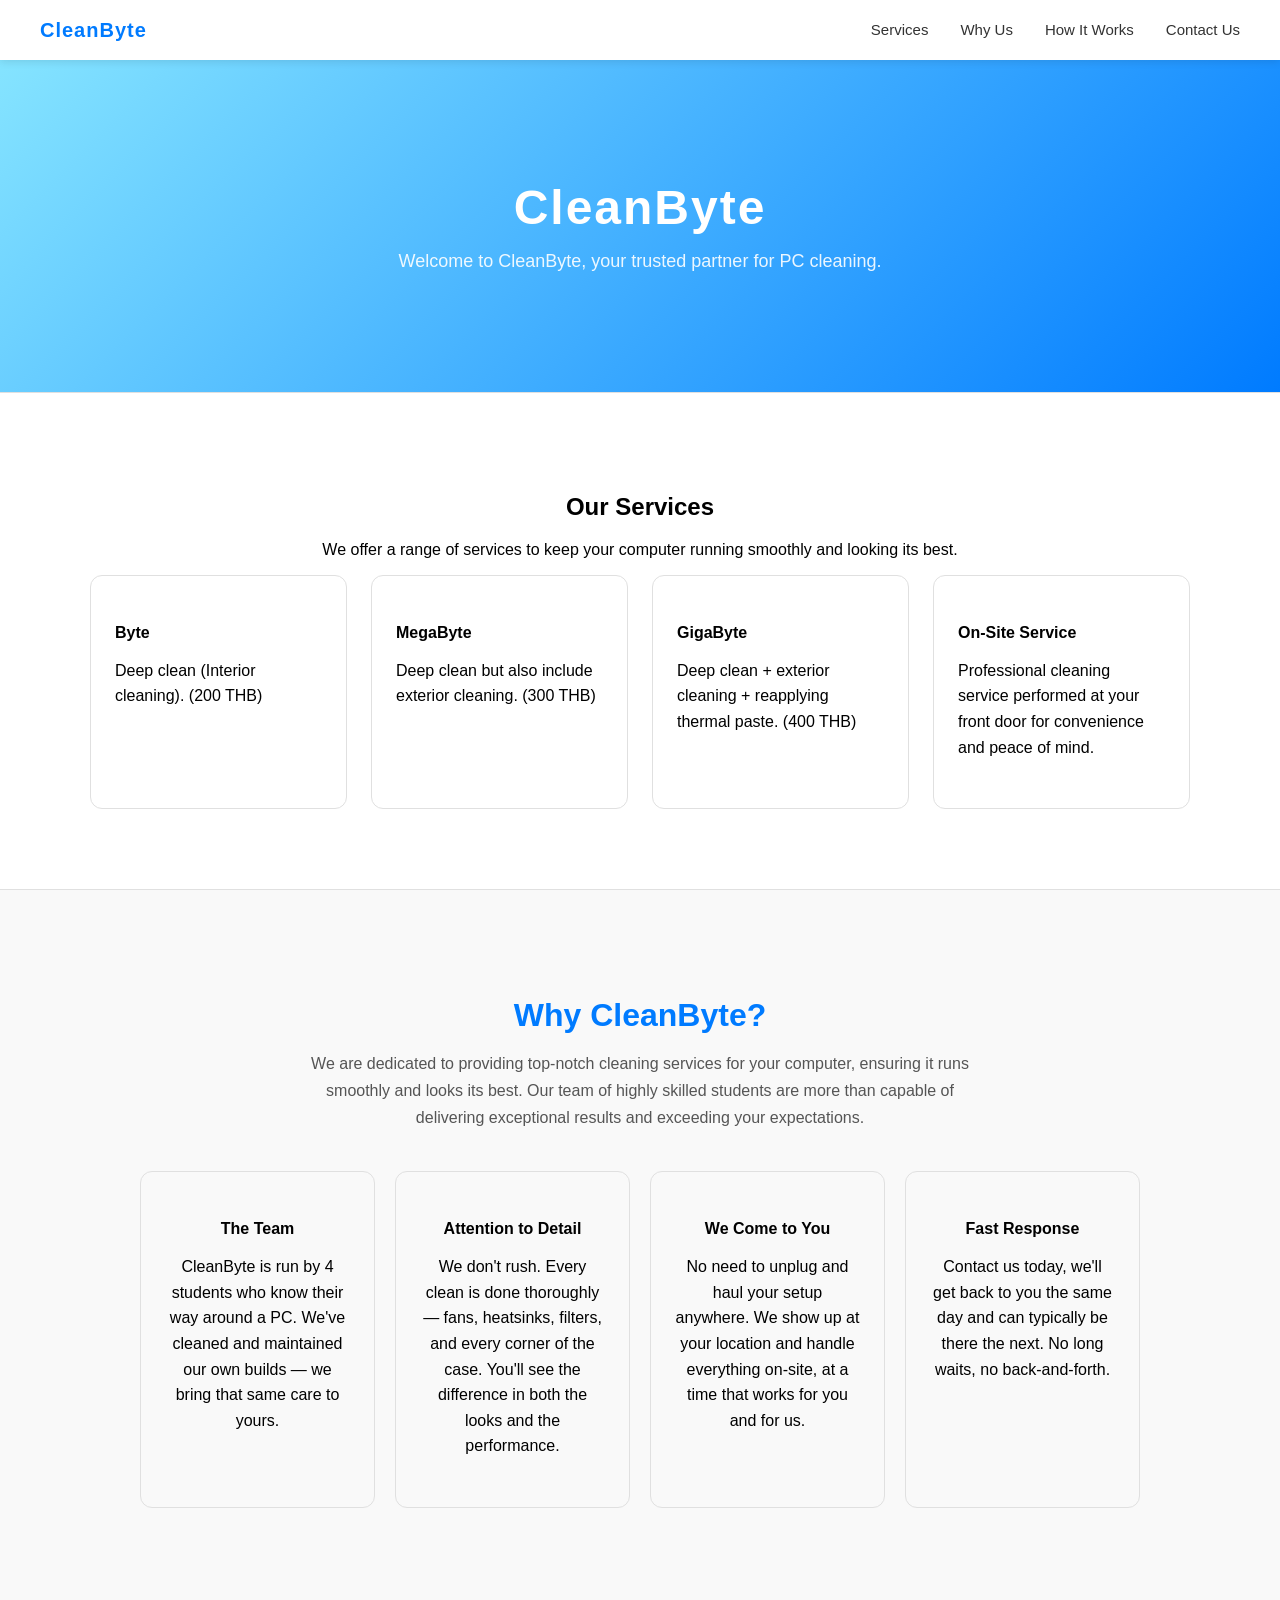
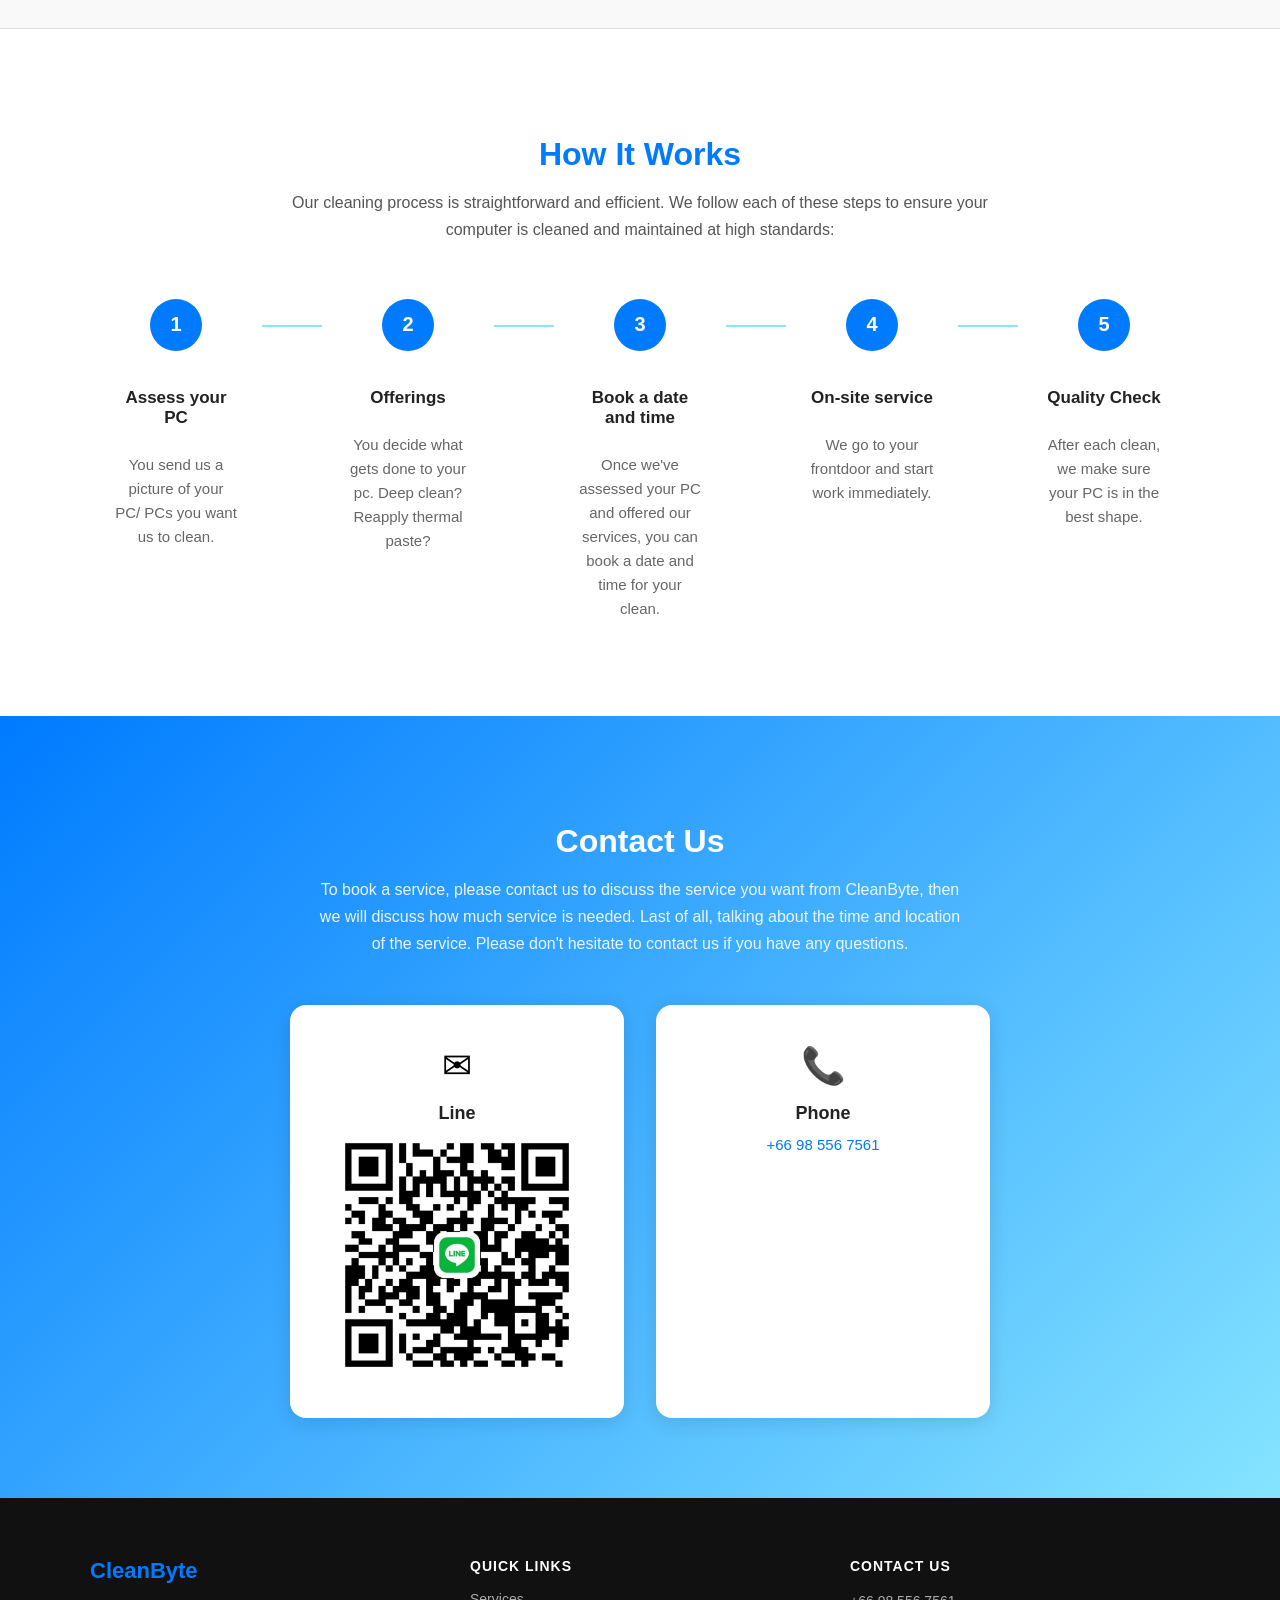
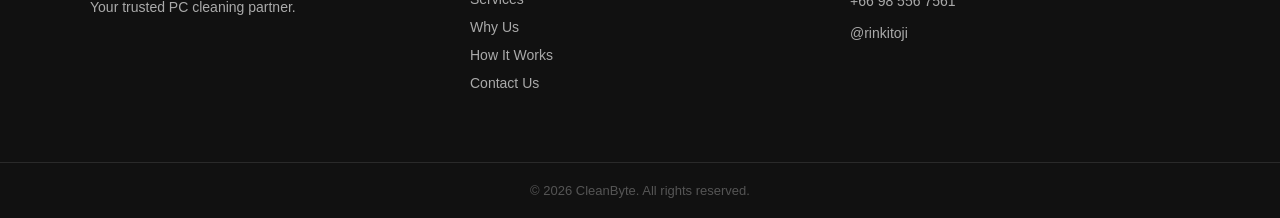
<file: index.html>
<!DOCTYPE html>
<html lang="en">
<head>
    <meta charset="UTF-8">
    <meta name="viewport" content="width=device-width, initial-scale=1.0">
    <title>CleanByte</title>
    <link rel="stylesheet" href="index.css">
</head>
<body>

<!-- Navigation Bar -->
<nav class="navbar">
    <div class="navbar-logo">CleanByte</div>
    <ul class="navbar-links">
        <li><a href="#services">Services</a></li>
        <li><a href="#why-us">Why Us</a></li>
        <li><a href="#how-it-works">How It Works</a></li>
        <li><a href="#contact-us">Contact Us</a></li>
    </ul>
</nav>

<!-- Landing Page Header-->
<div class="landing-page">
    <h1>CleanByte</h1>
    <h3>Welcome to CleanByte, your trusted partner for PC cleaning.</h3>
</div>

<!-- Service Section -->
<section id="services" class="services">
    <div class="services-header">
        <h2 style="text-align: center;">Our Services</h2>
        <p style="text-align: center">We offer a range of services to keep your computer running smoothly and looking its best.</p>
    </div>
    <div class="services-grid">
        <div class="card">
            <h3> Byte </h3>
             <p>Deep clean (Interior cleaning). (200 THB)</p>
        </div>
        <div class="card">
            <h3> MegaByte </h3>
            <p> Deep clean but also include exterior cleaning. (300 THB) </p>
        </div>
        <div class="card">
            <h3> GigaByte </h3>
            <p> Deep clean + exterior cleaning + reapplying thermal paste. (400 THB)</p>
        </div>
        <div class="card">
            <h3> On-Site Service </h3>
            <p> Professional cleaning service performed at your front door for convenience and peace of mind. </p>
        </div>
    </div>
</section>

<section id="why-us" class="trusted-by">
    <!-- Why us -->
    <div class="trusted-by-header">
        <h2>
            Why CleanByte?
        </h2>
        <p>
            We are dedicated to providing top-notch cleaning services for your computer, ensuring it runs
            smoothly and looks its best. Our team of highly skilled students are more than
            capable of delivering exceptional results and exceeding your expectations.
        </p>
    </div>
    <div class="trusted-by-grid">
        <div class="card">
            <h3> The Team </h3>
            <p> CleanByte is run by 4 students who know their way around a PC. We've cleaned and maintained our own
                builds — we bring that same care to yours. </p>
        </div>
        <div class="card">
            <h3> Attention to Detail </h3>
            <p> We don't rush. Every clean is done thoroughly — fans, heatsinks, filters, and every corner of the case.
                You'll see the difference in both the looks and the performance. </p>
        </div>
        <div class="card">
            <h3> We Come to You </h3>
            <p> No need to unplug and haul your setup  anywhere. We show up at your location and handle everything
                on-site, at a time that works for you and for us. </p>
        </div>
        <div class="card">
            <h3> Fast Response </h3>
            <p> Contact us today, we'll get back to you the same day and can typically be there the next.
                No long waits, no back-and-forth. </p>
        </div>
    </div>
</section>

<section id="how-it-works" class="how-it-works">
    <div class="how-it-works-header">
        <h2>How It Works</h2>
        <p>Our cleaning process is straightforward and efficient. We follow each of these steps to ensure your
            computer is cleaned and maintained at high standards:</p>
    </div>
    <div class="how-it-works-steps">
        <div class="step">
            <div class="step-number">1</div>
            <h3>Assess your PC</h3>
            <p>You send us a picture of your PC/ PCs you want us to clean. </p>
        </div>
        <div class="step-divider"></div>
        <div class="step">
            <div class="step-number">2</div>
            <h3>Offerings</h3>
            <p>You decide what gets done to your pc. Deep clean? Reapply thermal paste? </p>
        </div>
        <div class="step-divider"></div>
        <div class="step">
            <div class="step-number">3</div>
            <h3>Book a date and time</h3>
            <p>Once we've assessed your PC and offered our services, you can book a date and time for your clean.</p>
        </div>
        <div class="step-divider"></div>
        <div class="step">
            <div class="step-number">4</div>
            <h3>On-site service</h3>
            <p>We go to your frontdoor and start work immediately.</p>
        </div>
        <div class="step-divider"></div>
        <div class="step">
            <div class="step-number">5</div>
            <h3>Quality Check</h3>
            <p>After each clean, we make sure your PC is in the best shape. </p>
        </div>
    </div>
</section>

<section id="contact-us" class="contact-us">
    <div class="contact-us-header">
        <h2>Contact Us</h2>
        <p>To book a service, please contact us to discuss the service you want from CleanByte, then we will discuss
            how much service is needed. Last of all, talking about the time and location of the service. Please don't
        hesitate to contact us if you have any questions. </p>
    </div>
    <div class="contact-us-cards">
        <div class="contact-card">
            <div class="contact-card-icon">&#9993;</div>
            <h3>Line</h3>
            <img src="line-qr.jpg" alt="Line QR Code">
        </div>
        <div class="contact-card">
            <div class="contact-card-icon">&#128222;</div>
            <h3>Phone</h3>
            <a href="tel:+66985567561">+66 98 556 7561</a>
        </div>
    </div>
</section>

<footer id="footer" class="footer">
    <div class="footer-top">
        <div class="footer-col">
            <h2>CleanByte</h2>
            <p>Your trusted PC cleaning partner.</p>
        </div>
        <div class="footer-col">
            <h3>Quick Links</h3>
            <ul>
                <li><a href="#services">Services</a></li>
                <li><a href="#why-us">Why Us</a></li>
                <li><a href="#how-it-works">How It Works</a></li>
                <li><a href="#contact-us">Contact Us</a></li>
            </ul>
        </div>
        <div class="footer-col">
            <h3>Contact Us</h3>
            <p><a href="tel:+66985567561">+66 98 556 7561</a></p>
            <p>@rinkitoji</p>
        </div>
    </div>
    <div class="footer-bottom">
        <p>&copy; 2026 CleanByte. All rights reserved.</p>
    </div>
</footer>

<script src="index.js"></script>
</body>
</html>
</file>
<file: index.css>
html {
    scroll-behavior: smooth;
}

body {
    font-family: Arial, sans-serif;
    margin: 0;
    padding: 0;
}

/* ------------ Navbar ------------------ */
.navbar {
    position: sticky;
    top: 0;
    z-index: 100;
    display: flex;
    align-items: center;
    justify-content: space-between;
    background-color: #ffffff;
    padding: 0 40px;
    height: 60px;
    box-shadow: 0 2px 8px rgba(0, 0, 0, 0.1);
}

.navbar-logo {
    font-size: 20px;
    font-weight: bold;
    color: #007bff;
    letter-spacing: 1px;
}

.navbar-links {
    list-style: none;
    display: flex;
    gap: 32px;
    margin: 0;
    padding: 0;
}

.navbar-links a {
    text-decoration: none;
    color: #333;
    font-size: 15px;
    font-weight: 500;
    transition: color 0.2s ease;
}

.navbar-links a:hover {
    color: #007bff;
}

@media (max-width: 600px) {
    .navbar {
        flex-direction: column;
        height: auto;
        padding: 12px 20px;
        gap: 10px;
    }

    .navbar-links {
        gap: 16px;
        flex-wrap: wrap;
        justify-content: center;
    }
}

h1 {
    color: #007bff;
    font-size: 25px;
    text-align: center;
    background-color: #85e4ff;
    margin: 0;
}

h3 {
    font-size: 20px;
}

/* ------------ Landing Part ------------------ */
.landing-page {
    background: linear-gradient(135deg, #85e4ff 0%, #007bff 100%);
    padding: 120px 40px;
    text-align: center;
}

.landing-page h1 {
    background-color: transparent;
    color: #ffffff;
    font-size: 48px;
    letter-spacing: 2px;
    margin: 0 0 16px 0;
}

.landing-page h3 {
    color: rgba(255, 255, 255, 0.9);
    font-size: 18px;
    font-weight: 400;
    margin: 0;
}

/* ------------ Servicing Part ------------------ */
.services {
    padding: 80px 40px;
    border-top: 1px solid #e0e0e0;
}

.services-grid {
    display: grid;
    grid-template-columns: repeat(4, 1fr);
    gap: 24px;
    max-width: 1100px;
    margin: 0 auto;
}

.card {
    padding: 32px 24px;
    transition: transform 0.2s ease, box-shadow 0.2s ease;
    border: 1px solid #e0e0e0;
    border-radius: 12px;
}

.card img {
    max-height: 100%;
    max-width:100%;
}

.card-icon {
    width: 64px;
    height: 64px;
    margin-bottom: 16px;
}

.card h3 {
    font-size: 16px;
    font-weight: bold;
    margin-bottom: 8px;
}

.card p {
    font-size: 16px;
    line-height: 1.6;
    color: #000;
}

.card:hover {
    transform: translateY(-4px);
    box-shadow: 0 8px 24px rgba(0, 0, 0, 0.08);
}

@media (max-width: 768px) {
    .services-grid {
        grid-template-columns: repeat(2, 1fr);
    }
}

@media (max-width: 480px) {
    .services-grid {
        grid-template-columns: 1fr;
    }
}

/* ------------ Trusted By / Why Us Part ------------------ */
.trusted-by {
    background-color: #f9f9f9;
    padding: 80px 20px;
    text-align: center;
    border-top: 1px solid #e0e0e0;
}

.trusted-by-header {
    max-width: 700px;
    margin: 0 auto;
}

.trusted-by-header h2 {
    font-size: 32px;
    color: #007bff;
    margin-bottom: 16px;
}

.trusted-by-header p {
    font-size: 16px;
    line-height: 1.7;
    color: #555;
}

.trusted-by-grid {
    display: grid;
    grid-template-columns: repeat(4, 1fr);
    gap: 20px;
    max-width: 1000px;
    margin: 40px auto;
}

@media (max-width: 768px) {
    .trusted-by-grid {
        grid-template-columns: repeat(2, 1fr);
    }
}

@media (max-width: 480px) {
    .trusted-by-grid {
        grid-template-columns: 1fr;
    }
}

/* ------------ How It Works Part ------------------ */
.how-it-works {
    padding: 80px 40px;
    background-color: #ffffff;
    text-align: center;
    border-top: 1px solid #e0e0e0;
}

.how-it-works-header {
    max-width: 700px;
    margin: 0 auto 56px auto;
}

.how-it-works-header h2 {
    font-size: 32px;
    color: #007bff;
    margin-bottom: 16px;
}

.how-it-works-header p {
    font-size: 16px;
    line-height: 1.7;
    color: #555;
}

.how-it-works-steps {
    display: flex;
    flex-direction: row;
    align-items: flex-start;
    justify-content: center;
    max-width: 1100px;
    margin: 0 auto;
}

.step {
    flex: 1;
    padding: 0 24px;
    display: flex;
    flex-direction: column;
    align-items: center;
}

.step-number {
    width: 52px;
    height: 52px;
    border-radius: 50%;
    background-color: #007bff;
    color: #ffffff;
    font-size: 20px;
    font-weight: bold;
    display: flex;
    align-items: center;
    justify-content: center;
    margin-bottom: 20px;
    flex-shrink: 0;
}

.step h3 {
    font-size: 17px;
    font-weight: bold;
    margin-bottom: 10px;
    color: #222;
}

.step p {
    font-size: 15px;
    line-height: 1.6;
    color: #666;
}

.step-divider {
    width: 60px;
    height: 2px;
    background-color: #85e4ff;
    margin-top: 26px;
    flex-shrink: 0;
}

@media (max-width: 768px) {
    .how-it-works-steps {
        flex-direction: column;
        align-items: center;
    }

    .step-divider {
        width: 2px;
        height: 40px;
        margin: 0;
    }
}

/* ------------ Contact Us Part ------------------ */
.contact-us {
    background: linear-gradient(135deg, #007bff 0%, #85e4ff 100%);
    padding: 80px 40px;
    text-align: center;
}

.contact-us-header {
    max-width: 650px;
    margin: 0 auto 48px auto;
}

.contact-us-header h2 {
    font-size: 32px;
    color: #ffffff;
    margin-bottom: 16px;
}

.contact-us-header p {
    font-size: 16px;
    line-height: 1.7;
    color: rgba(255, 255, 255, 0.9);
}

.contact-us-cards {
    display: flex;
    justify-content: center;
    gap: 32px;
    flex-wrap: wrap;
    max-width: 700px;
    margin: 0 auto;
}

.contact-card {
    background-color: #ffffff;
    border-radius: 16px;
    padding: 40px 48px;
    flex: 1;
    min-width: 220px;
    max-width: 280px;
    box-shadow: 0 4px 20px rgba(0, 0, 0, 0.12);
    transition: transform 0.2s ease, box-shadow 0.2s ease;
}

.contact-card img {
    max-width: 100%;
    height: auto;
}

.contact-card:hover {
    transform: translateY(-4px);
    box-shadow: 0 8px 28px rgba(0, 0, 0, 0.18);
}

.contact-card-icon {
    font-size: 36px;
    margin-bottom: 16px;
}

.contact-card h3 {
    font-size: 18px;
    font-weight: bold;
    color: #222;
    margin: 0 0 12px 0;
}

.contact-card a {
    font-size: 15px;
    color: #007bff;
    text-decoration: none;
    word-break: break-all;
}

.contact-card a:hover {
    text-decoration: underline;
}

@media (max-width: 480px) {
    .contact-us-cards {
        flex-direction: column;
        align-items: center;
    }

    .contact-card {
        max-width: 100%;
        width: 100%;
    }
}


/* ------------ Footer Part ------------------ */
.footer {
    background-color: #111;
    color: #ccc;
}

.footer-top {
    display: grid;
    grid-template-columns: repeat(3, 1fr);
    gap: 40px;
    max-width: 1100px;
    margin: 0 auto;
    padding: 60px 40px;
}

.footer-col h2 {
    color: #007bff;
    font-size: 22px;
    margin: 0 0 12px 0;
}

.footer-col h3 {
    color: #ffffff;
    font-size: 14px;
    font-weight: bold;
    margin: 0 0 16px 0;
    text-transform: uppercase;
    letter-spacing: 1px;
}

.footer-col p {
    font-size: 14px;
    line-height: 1.7;
    color: #aaa;
    margin: 0 0 8px 0;
}

.footer-col ul {
    list-style: none;
    padding: 0;
    margin: 0;
}

.footer-col ul li {
    margin-bottom: 10px;
}

.footer-col ul li a,
.footer-col a {
    color: #aaa;
    text-decoration: none;
    font-size: 14px;
    transition: color 0.2s ease;
}

.footer-col ul li a:hover,
.footer-col a:hover {
    color: #007bff;
}

.footer-bottom {
    border-top: 1px solid #2a2a2a;
    text-align: center;
    padding: 20px 40px;
}

.footer-bottom p {
    color: #555;
    font-size: 13px;
    margin: 0;
}

@media (max-width: 768px) {
    .footer-top {
        grid-template-columns: 1fr;
        gap: 32px;
        padding: 40px 24px;
    }
}
</file>
